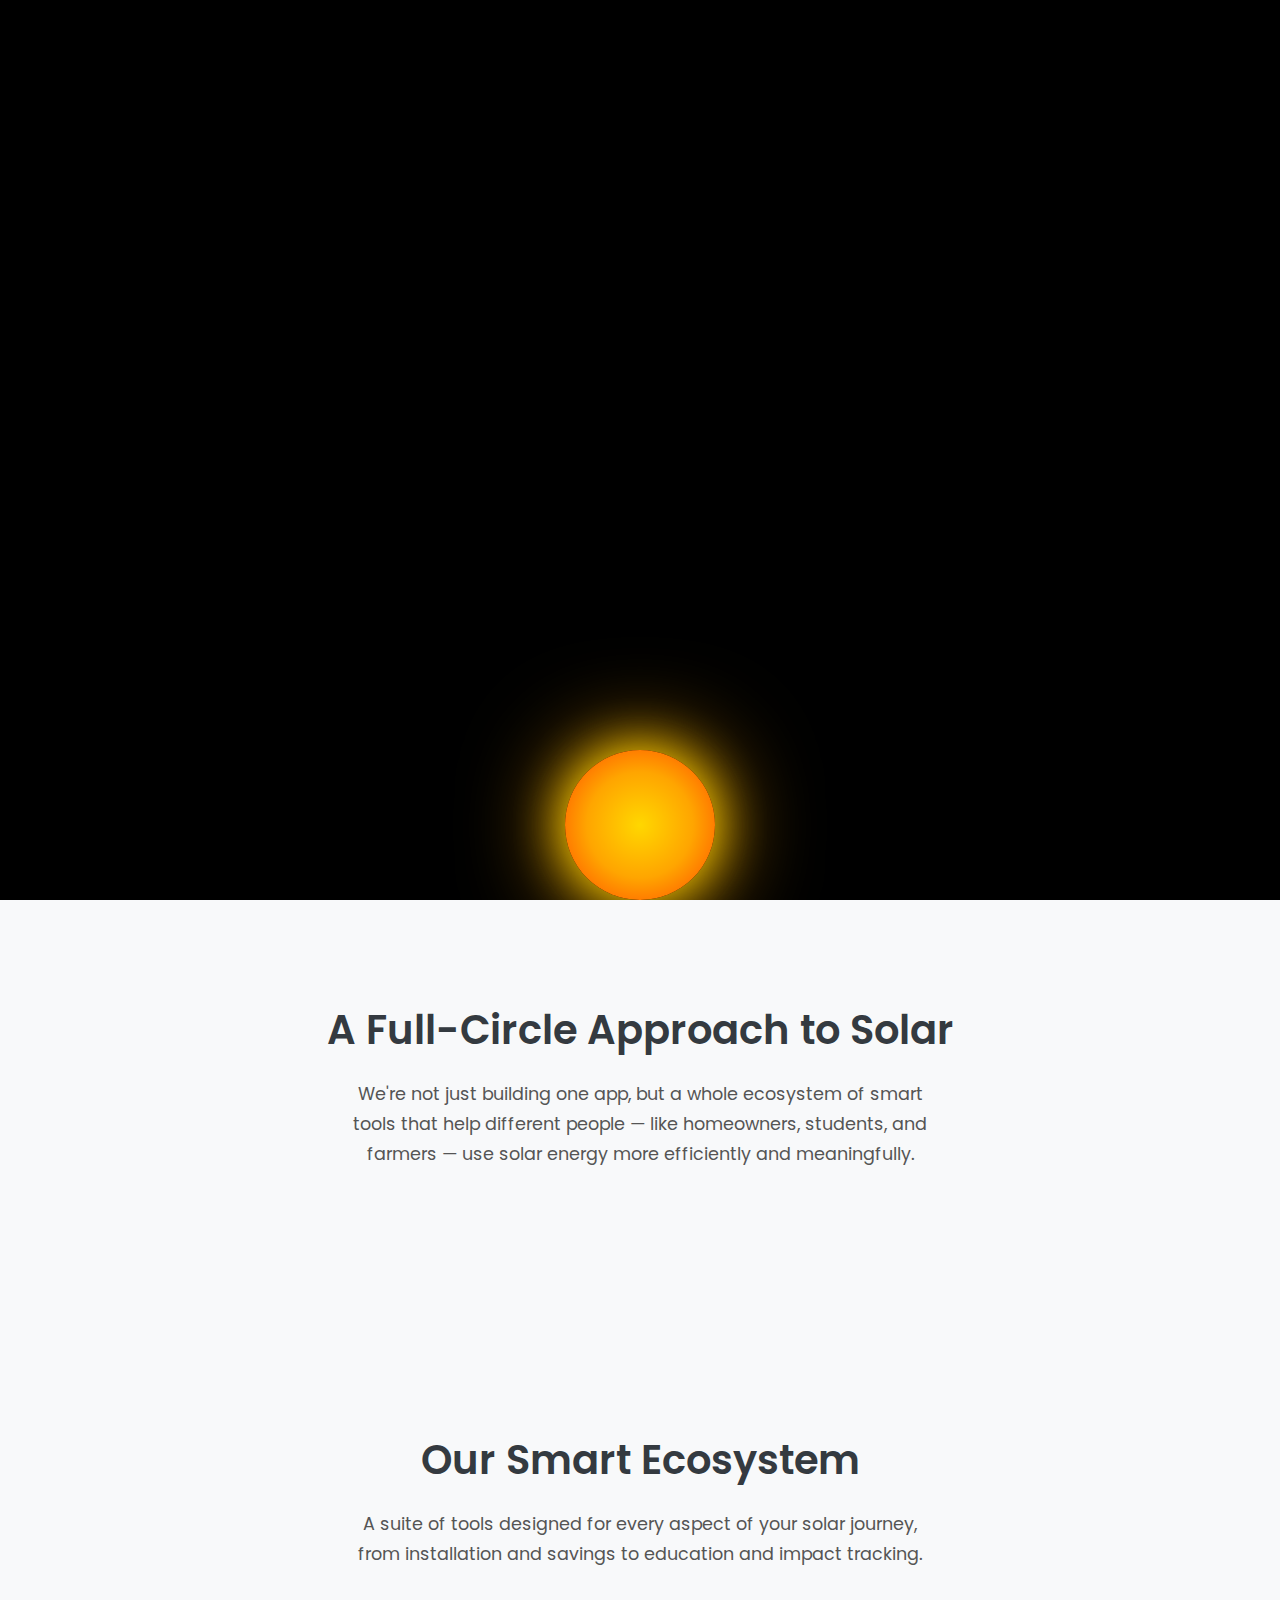
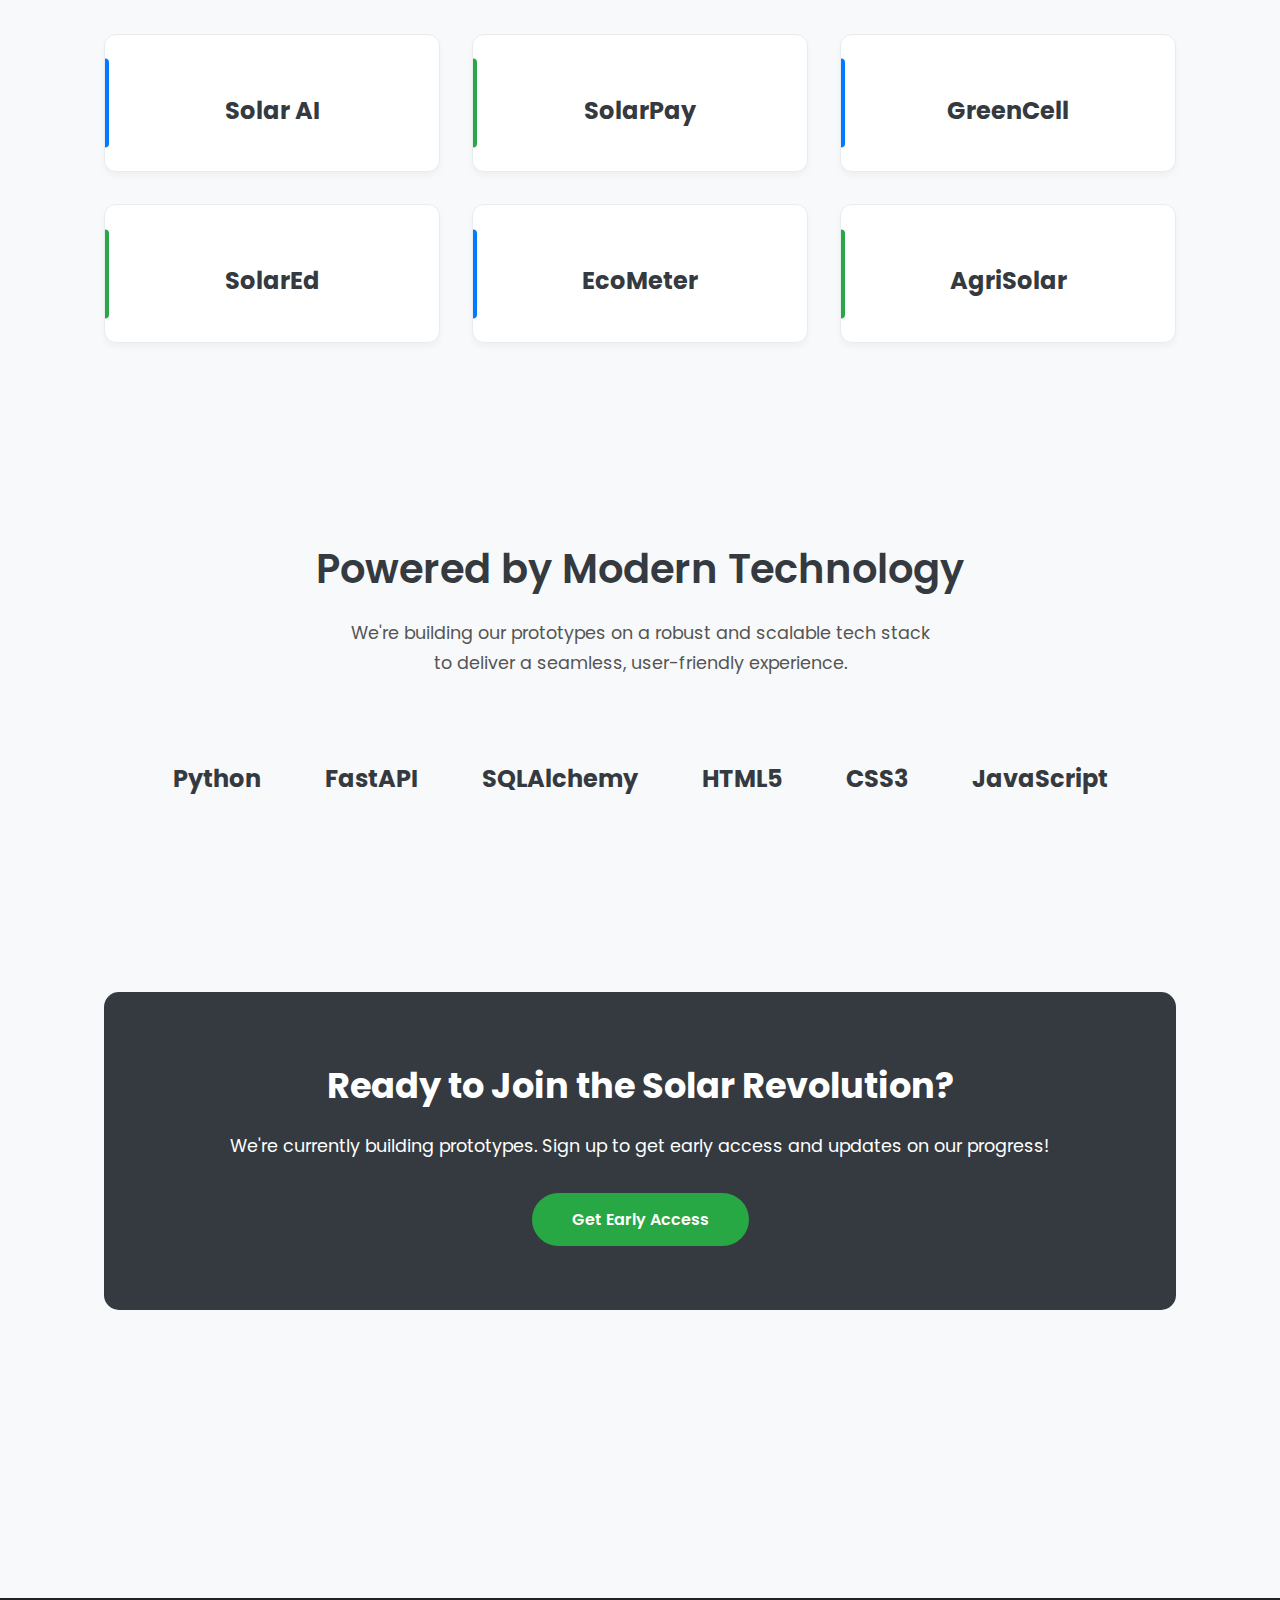
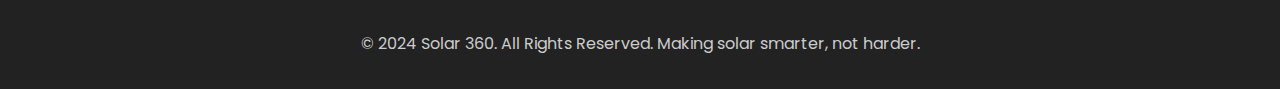
<file: Website/Frontend/index.html>
<!DOCTYPE html>
<html lang="en">
<head>
    <meta charset="UTF-8">
    <meta name="viewport" content="width=device-width, initial-scale=1.0">
    <title>Solar 360 - Smarter, Sustainable Energy</title>
    
    <!-- External Libraries & Fonts -->
    <link rel="stylesheet" href="https://cdnjs.cloudflare.com/ajax/libs/font-awesome/6.5.1/css/all.min.css" integrity="sha512-DTOQO9RWCH3ppGqcWaEA1BIZOC6xxalwEsw9c2QQeAIftl+Vegovlnee1c9QX4TctnWMn13TZye+giMm8e2LwA==" crossorigin="anonymous" referrerpolicy="no-referrer" />
    <link rel="preconnect" href="https://fonts.googleapis.com">
    <link rel="preconnect" href="https://fonts.gstatic.com" crossorigin>
    <link href="https://fonts.googleapis.com/css2?family=Poppins:wght@300;400;600;700&display=swap" rel="stylesheet">

    <!-- Link to your CSS file -->
    <link rel="stylesheet" href="Style.css">
</head>
<body>

    <!-- Preloader -->
    <div class="preloader">
        <div class="sun"></div>
    </div>

    <!-- Sign In / Sign Up Modal -->
    <div class="auth-modal-overlay" id="auth-modal-overlay">
        <div class="auth-modal">
            <button class="close-modal" id="close-modal-btn">×</button>
            <div class="auth-tabs">
                <button id="show-signin-tab" class="active">Sign In</button>
                <button id="show-signup-tab">Sign Up</button>
            </div>

            <!-- Sign In Form -->
            <form class="auth-form active" id="signin-form">
                <h2>Welcome Back!</h2>
                <div class="form-group">
                    <label for="signin-email">Email</label>
                    <input type="email" id="signin-email" name="username" placeholder="you@example.com" required>
                </div>
                <div class="form-group">
                    <label for="signin-password">Password</label>
                    <input type="password" id="signin-password" name="password" placeholder="••••••••" required>
                </div>
                <button type="submit" class="btn">Sign In</button>
                <div class="form-switch-link">
                    <p>Don't have an account? <a href="#" id="switch-to-signup-link">Sign Up</a></p>
                </div>
                <div class="auth-message" id="signin-message" style="color: red; text-align: center; margin-top: 10px;"></div>
            </form>

            <!-- Sign Up Form -->
            <form class="auth-form" id="signup-form">
                <h2>Create an Account</h2>
                <div class="form-group">
                    <label for="signup-fullname">Full Name</label>
                    <input type="text" id="signup-fullname" name="full_name" placeholder="Your Name" required>
                </div>
                <div class="form-group">
                    <label for="signup-email">Email</label>
                    <input type="email" id="signup-email" name="email" placeholder="you@example.com" required>
                </div>
                <div class="form-group">
                    <label for="signup-password">Password</label>
                    <input type="password" id="signup-password" name="password" placeholder="Create a strong password" required>
                </div>
                <button type="submit" class="btn">Sign Up</button>
                <div class="form-switch-link">
                    <p>Already have an account? <a href="#" id="switch-to-signin-link-2">Sign In</a></p>
                </div>
                <div class="auth-message" id="signup-message" style="color: green; text-align: center; margin-top: 10px;"></div>
            </form>
        </div>
    </div>

    <!-- Chatbot -->
    <div class="chatbot-fab" id="chatbot-fab" title="Chat with SuryaMitra">
        <i class="fas fa-comment-dots"></i>
    </div>
    <div class="chatbot-popup" id="chatbot-popup">
        <div class="chatbot-header">
            <h3>SuryaMitra Bot</h3>
            <button class="close-chatbot" id="close-chatbot-btn">×</button>
        </div>
        <div class="chatbot-body" id="chatbot-body">
            <div class="chat-message bot-message">
                Hello! I'm SuryaMitra, your solar assistant. How can I help you today? You can ask me about 'Solar AI', 'pricing', or 'subsidies'.
            </div>
        </div>
        <div class="chatbot-footer">
            <input type="text" id="chatbot-input" placeholder="Type a message...">
            <button id="chatbot-send"><i class="fas fa-paper-plane"></i></button>
        </div>
    </div>

    <header>
        <nav class="navbar">
            <a href="index.html" class="logo">SOLAR<span>360</span></a>
            <div class="nav-menu">
                <ul class="nav-links">
                    <li><a href="#about">Our Vision</a></li>
                    <li><a href="#products">Ecosystem</a></li>
                    <li><a href="#tech">Technology</a></li>
                </ul>
                <div class="nav-controls">
                    <button class="theme-switcher" id="theme-switcher" title="Toggle Dark Mode">
                        <i class="fas fa-moon"></i>
                    </button>
                    <!-- Auth Buttons - Toggled by JS -->
                    <div class="nav-auth" id="nav-auth-buttons">
                        <button class="btn btn-outline" id="signin-btn">Sign In</button>
                        <button class="btn" id="signup-btn">Sign Up</button>
                    </div>
                    <!-- User Info / Logout Button - Toggled by JS -->
                    <div class="nav-user-info" id="nav-user-info" style="display: none;">
                        <span id="user-display-name"></span>
                        <button class="btn btn-outline" id="logout-btn">Logout</button>
                    </div>
                </div>
            </div>
        </nav>
    </header>

    <main>
        <!-- Hero Section -->
        <section class="hero" id="home">
            <div class="container">
                <h1>Smarter Energy, Not Harder.</h1>
                <p>A complete solution that helps people live more sustainably and makes solar energy intelligent and accessible for everyone.</p>
                <a href="#products" class="btn">Explore The Ecosystem</a>
            </div>
        </section>

        <!-- About Section -->
        <section id="about">
            <div class="container">
                <h2 class="section-title">A Full-Circle Approach to Solar</h2>
                <p class="section-subtitle">We're not just building one app, but a whole ecosystem of smart tools that help different people — like homeowners, students, and farmers — use solar energy more efficiently and meaningfully.</p>
                <div class="features-grid">
            </div>
        <section>

        <!-- Products Section -->
        <section id="products">
            <div class="container">
                <h2 class="section-title">Our Smart Ecosystem</h2>
                <p class="section-subtitle">A suite of tools designed for every aspect of your solar journey, from installation and savings to education and impact tracking.</p>
                <div class="products-grid">
                    <a href="solar_ai.html" class="product-card-link">
                        <div class="product-card"> <div class="icon"><i class="fas fa-brain"></i></div> <h3>Solar AI</h3> <p></p> </div>
                    </a>
                    <a href="solar_pay.html" class="product-card-link">
                        <div class="product-card"> <div class="icon"><i class="fas fa-calculator"></i></div> <h3>SolarPay</h3> <p></p> </div>
                    </a>
                    <a href="green_cell.html" class="product-card-link">
                        <div class="product-card"> <div class="icon"><i class="fas fa-car-battery"></i></div> <h3>GreenCell</h3> <p></p> </div>
                    </a>
                    <a href="solar_ed.html" class="product-card-link">
                        <div class="product-card"> <div class="icon"><i class="fas fa-graduation-cap"></i></div> <h3>SolarEd</h3> <p></p> </div>
                    </a>
                    <a href="eco_meter.html" class="product-card-link">
                        <div class="product-card"> <div class="icon"><i class="fas fa-leaf"></i></div> <h3>EcoMeter</h3> <p></p> </div>
                    </a>
                    <a href="agri_solar.html" class="product-card-link">
                        <div class="product-card"> <div class="icon"><i class="fas fa-tractor"></i></div> <h3>AgriSolar</h3> <p></p> </div>
                    </a>
                </div>
            </div>
        </section>
        
        <!-- Technology Section -->
        <section id="tech">
            <div class="container">
                <h2 class="section-title">Powered by Modern Technology</h2>
                <p class="section-subtitle">We're building our prototypes on a robust and scalable tech stack to deliver a seamless, user-friendly experience.</p>
                <div class="tech-stack"> 
                    <div class="tech-item"> <div class="icon"><i class="fab fa-python"></i></div> <h3>Python</h3> </div> 
                    <div class="tech-item"> <div class="icon"><i class="fas fa-bolt"></i></div> <h3>FastAPI</h3> </div> 
                    <div class="tech-item"> <div class="icon"><i class="fas fa-database"></i></div> <h3>SQLAlchemy</h3> </div> 
                    <div class="tech-item"> <div class="icon"><i class="fab fa-html5"></i></div> <h3>HTML5</h3> </div> 
                    <div class="tech-item"> <div class="icon"><i class="fab fa-css3-alt"></i></div> <h3>CSS3</h3> </div> 
                    <div class="tech-item"> <div class="icon"><i class="fab fa-js-square"></i></div> <h3>JavaScript</h3> </div> 
                </div>
            </div>
        </section>

        <!-- Call to Action Section -->
        <section id="contact">
            <div class="container">
                <div class="cta">
                    <h2>Ready to Join the Solar Revolution?</h2>
                    <p>We're currently building prototypes. Sign up to get early access and updates on our progress!</p>
                    <a href="#" class="btn btn-secondary">Get Early Access</a>
                </div>
            </div>
        </section>

    </main>

    <footer class="footer">
        <div class="container">
            <p>© 2024 Solar 360. All Rights Reserved. Making solar smarter, not harder.</p>
        </div>
    </footer>
    
    <!-- Link to your JavaScript file -->
    <script src="Script.js"></script>

</body>

</html>
</file>
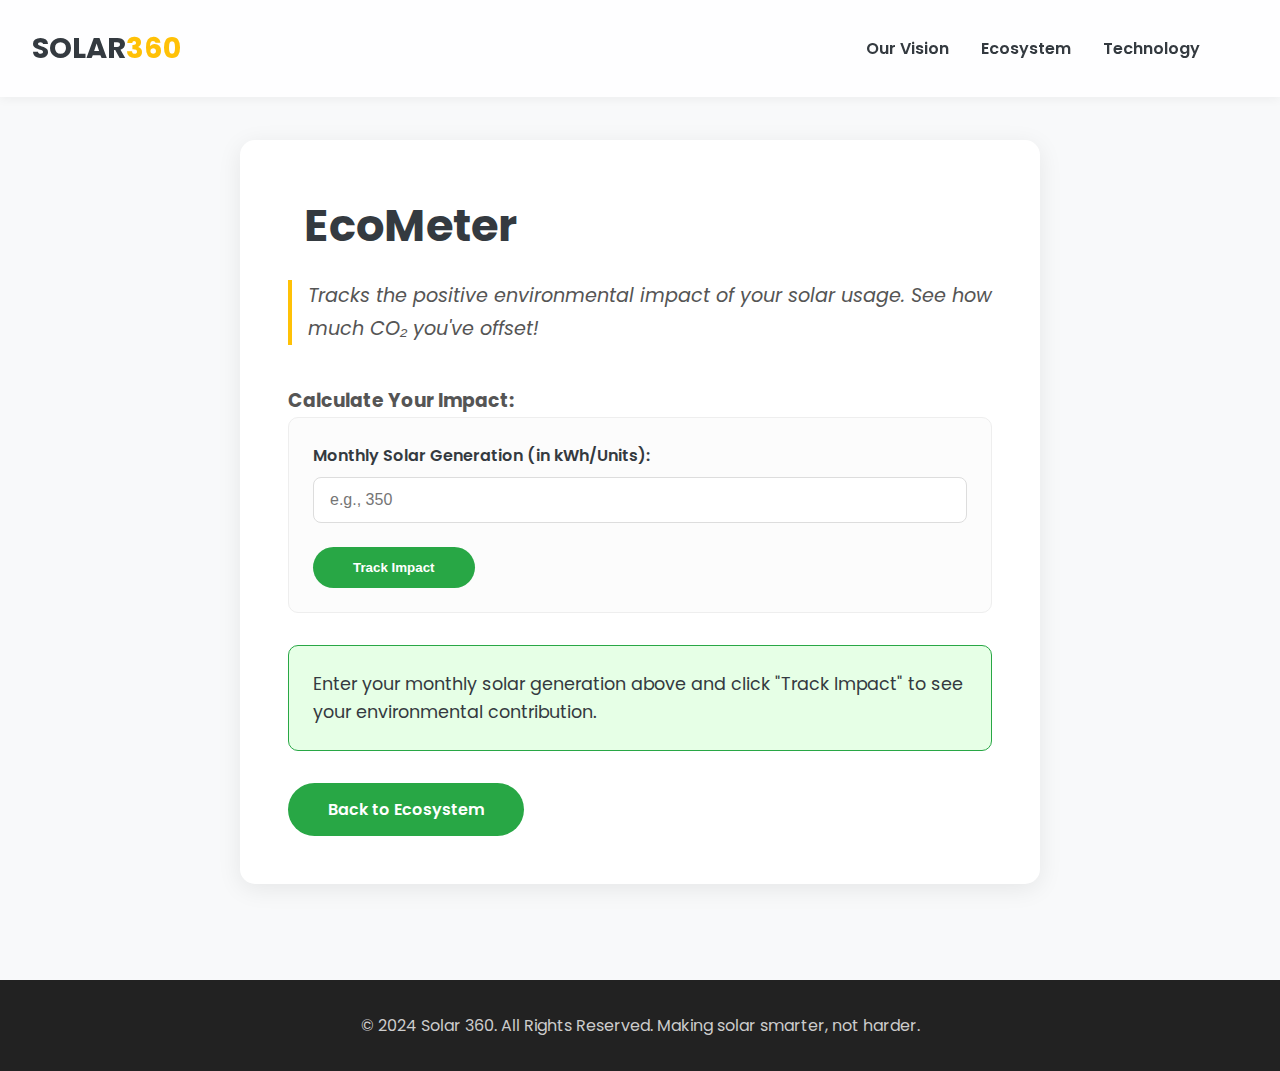
<file: Website/Frontend/eco_meter.html>
<!DOCTYPE html>
<html lang="en">
<head>
    <meta charset="UTF-8">
    <meta name="viewport" content="width=device-width, initial-scale=1.0">
    <title>EcoMeter - Solar 360</title>
    
    <link rel="stylesheet" href="https://cdnjs.cloudflare.com/ajax/libs/font-awesome/6.5.1/css/all.min.css" integrity="sha512-DTOQO9RWCH3ppGqcWaEA1BIZOC6xxalwEsw9c2QQeAIftl+Vegovlnee1c9QX4TctnWMn13TZye+giMm8e2LwA==" crossorigin="anonymous" referrerpolicy="no-referrer" />
    <link rel="preconnect" href="https://fonts.googleapis.com">
    <link rel="preconnect" href="https://fonts.gstatic.com" crossorigin>
    <link href="https://fonts.googleapis.com/css2?family=Poppins:wght@300;400;600;700&display=swap" rel="stylesheet">
    
    <!-- Link to your main CSS file -->
    <link rel="stylesheet" href="Style.css">
    
    <!-- Inline styles specific to this page (or move to style.css if preferred) -->
    <style>
        .tool-detail-section { padding-top: 140px; padding-bottom: 6rem; min-height: 80vh; }
        .tool-detail-content { background: var(--card-bg); padding: 3rem; border-radius: 15px; max-width: 800px; margin: 0 auto; box-shadow: 0 5px 25px rgba(0,0,0,0.08); }
        .tool-detail-content h1 { font-size: 2.8rem; color: var(--dark-color); margin-bottom: 1rem; display: flex; align-items: center; gap: 1rem; font-weight: 700; }
        /* Main icon color: EcoMeter is BLUE in the Ecosystem grid */
        .tool-detail-content h1 .icon { color: var(--primary-color); font-size: 2.5rem; } 
        .tool-detail-content .tool-subtitle { font-size: 1.2rem; color: var(--text-color); margin-bottom: 2.5rem; border-left: 4px solid var(--secondary-color); padding-left: 1rem; font-style: italic; }
        .tool-detail-content .features-list { list-style: none; padding-left: 0; }
        /* Checkmarks for blue-logo tools are GREEN */
        .tool-detail-content .features-list li i { color: var(--accent-color); margin-right: 1rem; margin-top: 6px; }
        .tool-detail-content .btn-back { margin-top: 2rem; }
        .dark-mode .tool-detail-content { box-shadow: none; border: 1px solid #333; }
    </style>
</head>
<body>

    <header>
        <nav class="navbar">
            <a href="index.html" class="logo">SOLAR<span>360</span></a>
            <div class="nav-menu">
                <ul class="nav-links">
                    <li><a href="index.html#about">Our Vision</a></li>
                    <li><a href="index.html#products">Ecosystem</a></li>
                    <li><a href="index.html#tech">Technology</a></li>
                </ul>
                <div class="nav-controls">
                    <button class="theme-switcher" id="theme-switcher" title="Toggle Dark Mode"><i class="fas fa-moon"></i></button>
                </div>
            </div>
        </nav>
    </header>

    <main>
        <section class="tool-detail-section">
            <div class="container">
                <div class="tool-detail-content">
                    <h1><div class="icon"><i class="fas fa-leaf"></i></div>EcoMeter</h1>
                    <p class="tool-subtitle">Tracks the positive environmental impact of your solar usage. See how much CO₂ you've offset!</p>
                    
                    <h3>Calculate Your Impact:</h3>
                    <!-- The interactive form with its unique ID -->
                    <form id="eco-meter-form" class="tool-form">
                        <div class="form-group">
                            <label for="kwh-generated">Monthly Solar Generation (in kWh/Units):</label>
                            <input type="number" id="kwh-generated" name="kwh-generated" placeholder="e.g., 350" required min="1">
                        </div>
                        <button type="submit" class="btn btn-secondary">Track Impact</button>
                    </form>

                    <!-- The container for results, with its unique ID -->
                    <div id="eco-meter-results" class="tool-results">
                        <p>Enter your monthly solar generation above and click "Track Impact" to see your environmental contribution.</p>
                    </div>

                    <!-- Button is SECONDARY (green), based on the new consistent rule -->
                    <a href="index.html#products" class="btn btn-secondary btn-back">Back to Ecosystem</a>
                </div>
            </div>
        </section>
    </main>

    <footer class="footer">
        <div class="container">
            <p>© 2024 Solar 360. All Rights Reserved. Making solar smarter, not harder.</p>
        </div>
    </footer>
    
    <script src="Script.js"></script>
</body>

</html>
</file>
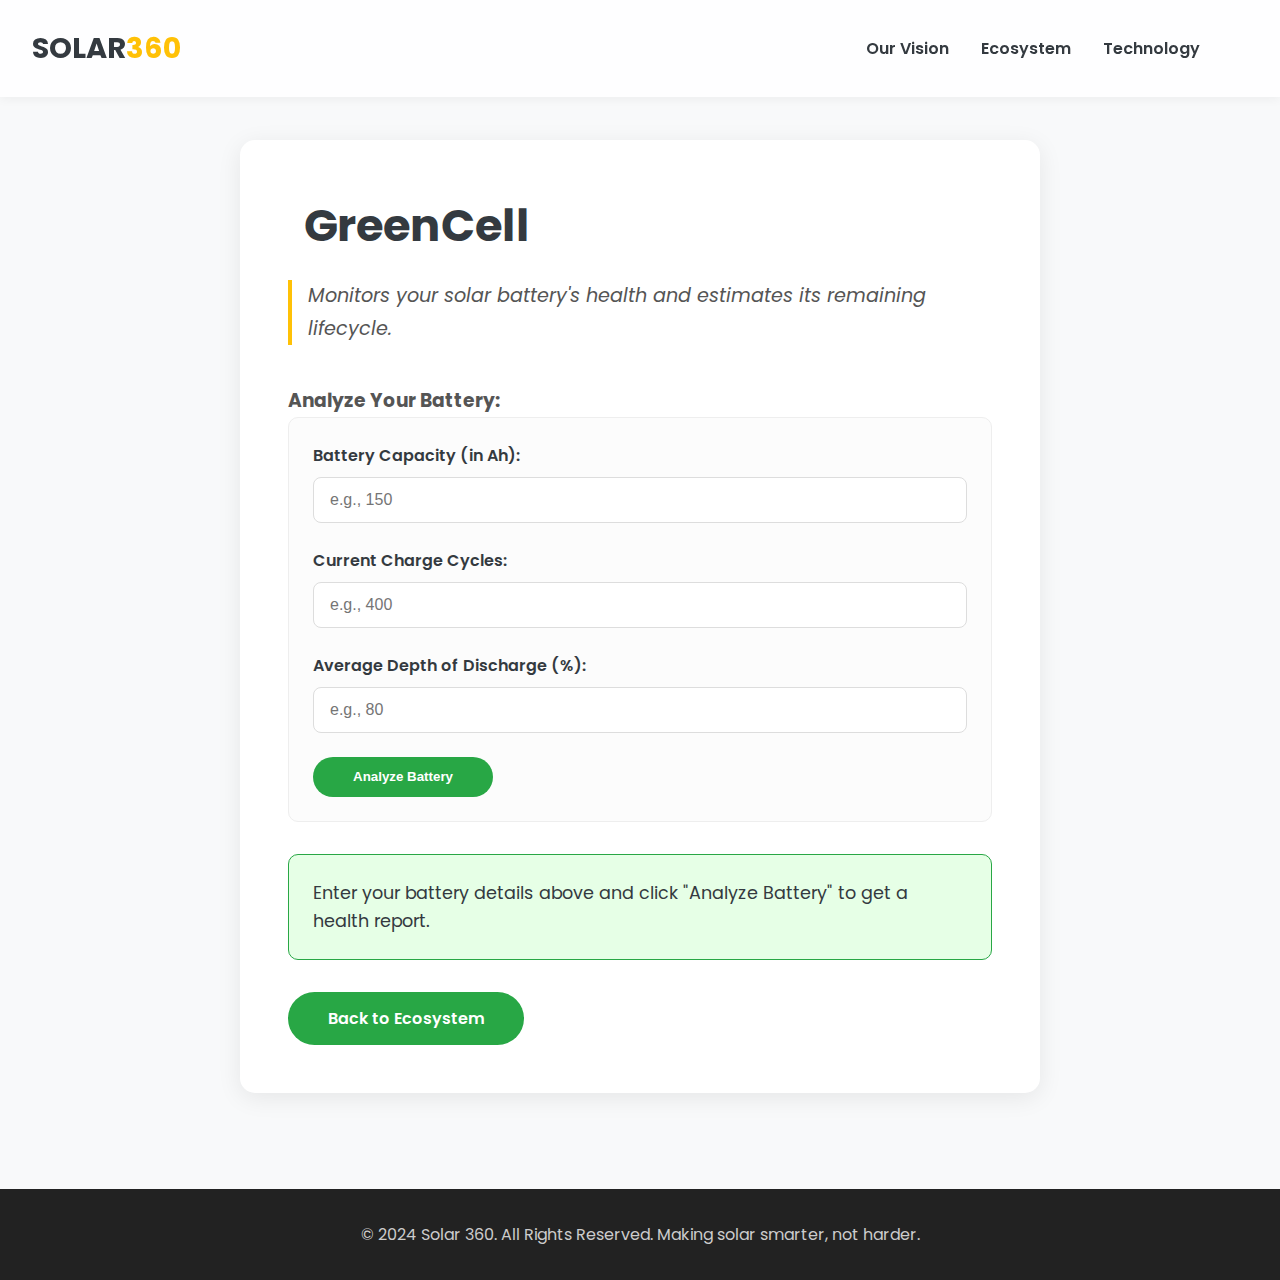
<file: Website/Frontend/green_cell.html>
<!DOCTYPE html>
<html lang="en">
<head>
    <meta charset="UTF-8">
    <meta name="viewport" content="width=device-width, initial-scale=1.0">
    <title>GreenCell - Solar 360</title>
    
    <link rel="stylesheet" href="https://cdnjs.cloudflare.com/ajax/libs/font-awesome/6.5.1/css/all.min.css" integrity="sha512-DTOQO9RWCH3ppGqcWaEA1BIZOC6xxalwEsw9c2QQeAIftl+Vegovlnee1c9QX4TctnWMn13TZye+giMm8e2LwA==" crossorigin="anonymous" referrerpolicy="no-referrer" />
    <link rel="preconnect" href="https://fonts.googleapis.com">
    <link rel="preconnect" href="https://fonts.gstatic.com" crossorigin>
    <link href="https://fonts.googleapis.com/css2?family=Poppins:wght@300;400;600;700&display=swap" rel="stylesheet">
    
    <!-- Link to your main CSS file -->
    <link rel="stylesheet" href="Style.css">
    
    <!-- Inline styles specific to this page (or move to style.css if preferred) -->
    <style>
        .tool-detail-section { padding-top: 140px; padding-bottom: 6rem; min-height: 80vh; }
        .tool-detail-content { background: var(--card-bg); padding: 3rem; border-radius: 15px; max-width: 800px; margin: 0 auto; box-shadow: 0 5px 25px rgba(0,0,0,0.08); }
        .tool-detail-content h1 { font-size: 2.8rem; color: var(--dark-color); margin-bottom: 1rem; display: flex; align-items: center; gap: 1rem; font-weight: 700; }
        /* Main icon is BLUE (primary) for GreenCell */
        .tool-detail-content h1 .icon { color: var(--primary-color); font-size: 2.5rem; } 
        .tool-detail-content .tool-subtitle { font-size: 1.2rem; color: var(--text-color); margin-bottom: 2.5rem; border-left: 4px solid var(--secondary-color); padding-left: 1rem; font-style: italic; }
        .tool-detail-content .features-list { list-style: none; padding-left: 0; }
        /* Checkmarks for blue-logo tools are GREEN */
        .tool-detail-content .features-list li i { color: var(--accent-color); margin-right: 1rem; margin-top: 6px; }
        .tool-detail-content .btn-back { margin-top: 2rem; }
        .dark-mode .tool-detail-content { box-shadow: none; border: 1px solid #333; }
    </style>
</head>
<body>

    <header>
        <nav class="navbar">
            <a href="index.html" class="logo">SOLAR<span>360</span></a>
            <div class="nav-menu">
                <ul class="nav-links">
                    <li><a href="index.html#about">Our Vision</a></li>
                    <li><a href="index.html#products">Ecosystem</a></li>
                    <li><a href="index.html#tech">Technology</a></li>
                </ul>
                <div class="nav-controls">
                    <button class="theme-switcher" id="theme-switcher" title="Toggle Dark Mode"><i class="fas fa-moon"></i></button>
                </div>
            </div>
        </nav>
    </header>

    <main>
        <section class="tool-detail-section">
            <div class="container">
                <div class="tool-detail-content">
                    <h1><div class="icon"><i class="fas fa-car-battery"></i></div>GreenCell</h1>
                    <p class="tool-subtitle">Monitors your solar battery's health and estimates its remaining lifecycle.</p>
                    
                    <h3>Analyze Your Battery:</h3>
                    <!-- The interactive form with its unique ID -->
                    <form id="green-cell-form" class="tool-form">
                        <div class="form-group">
                            <label for="capacity-ah">Battery Capacity (in Ah):</label>
                            <input type="number" id="capacity-ah" name="capacity-ah" placeholder="e.g., 150" required min="1">
                        </div>
                        <div class="form-group">
                            <label for="current-cycles">Current Charge Cycles:</label>
                            <input type="number" id="current-cycles" name="current-cycles" placeholder="e.g., 400" required min="0">
                        </div>
                        <div class="form-group">
                            <label for="avg-dod">Average Depth of Discharge (%):</label>
                            <input type="number" id="avg-dod" name="avg-dod" placeholder="e.g., 80" max="100" min="0" required>
                        </div>
                        <button type="submit" class="btn btn-secondary">Analyze Battery</button>
                    </form>

                    <!-- The container for results, with its unique ID -->
                    <div id="green-cell-results" class="tool-results">
                        <p>Enter your battery details above and click "Analyze Battery" to get a health report.</p>
                    </div>

                    <!-- Button is SECONDARY (green), based on the new consistent rule -->
                    <a href="index.html#products" class="btn btn-secondary btn-back">Back to Ecosystem</a>
                </div>
            </div>
        </section>
    </main>

    <footer class="footer">
        <div class="container">
            <p>© 2024 Solar 360. All Rights Reserved. Making solar smarter, not harder.</p>
        </div>
    </footer>
    
    <script src="Script.js?v=20240516_1"></script>
</body>

</html>
</file>
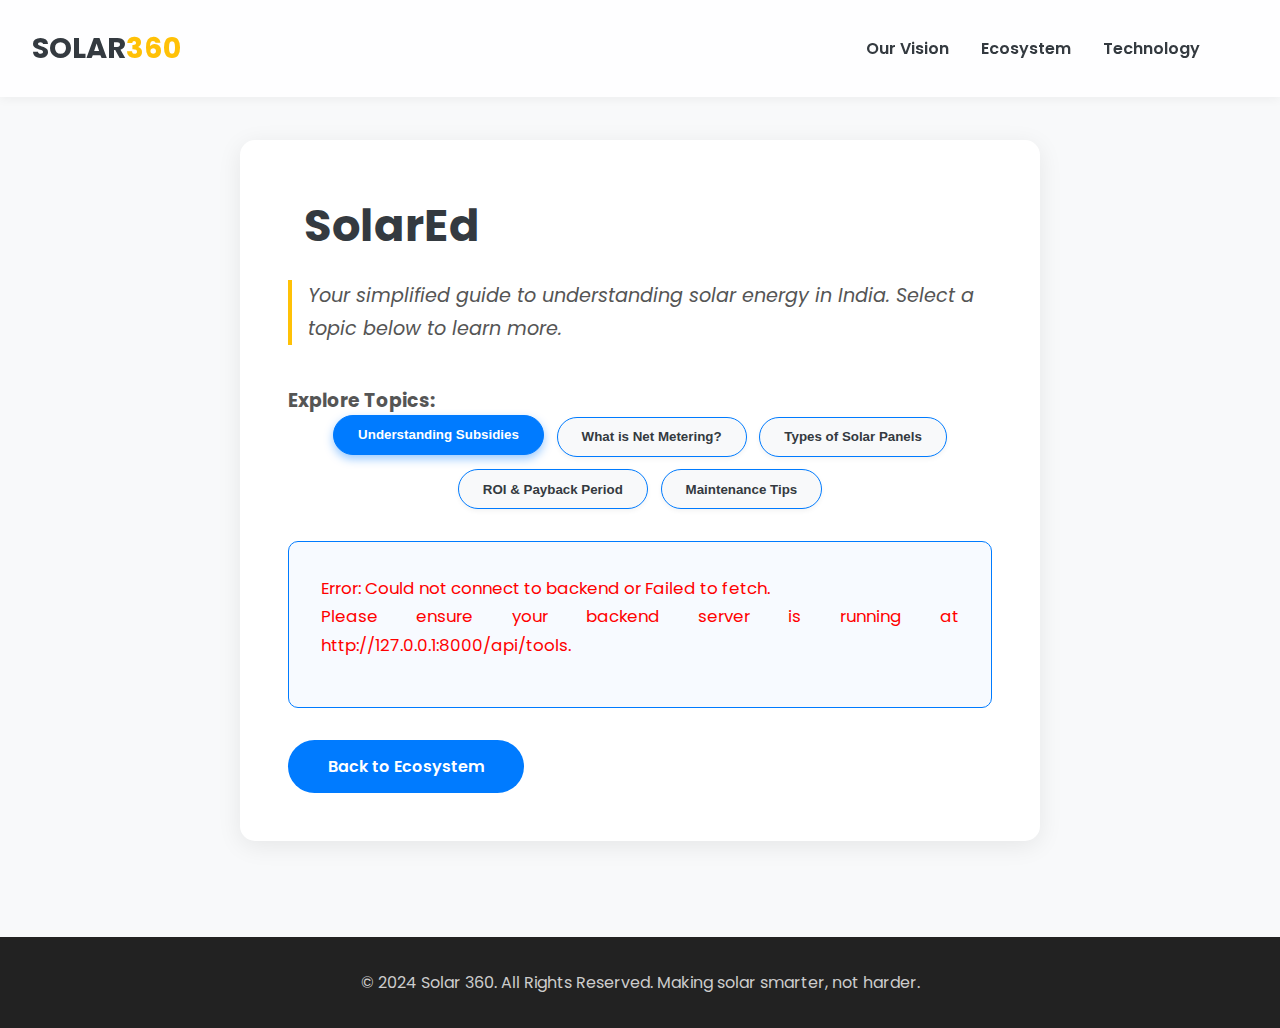
<file: Website/Frontend/solar_ed.html>
<!DOCTYPE html>
<html lang="en">
<head>
    <meta charset="UTF-8">
    <meta name="viewport" content="width=device-width, initial-scale=1.0">
    <title>SolarEd - Solar 360</title>
    
    <link rel="stylesheet" href="https://cdnjs.cloudflare.com/ajax/libs/font-awesome/6.5.1/css/all.min.css" integrity="sha512-DTOQO9RWCH3ppGqcWaEA1BIZOC6xxalwEsw9c2QQeAIftl+Vegovlnee1c9QX4TctnWMn13TZye+giMm8e2LwA==" crossorigin="anonymous" referrerpolicy="no-referrer" />
    <link rel="preconnect" href="https://fonts.googleapis.com">
    <link rel="preconnect" href="https://fonts.gstatic.com" crossorigin>
    <link href="https://fonts.googleapis.com/css2?family=Poppins:wght@300;400;600;700&display=swap" rel="stylesheet">
    
    <!-- Link to your main CSS file -->
    <link rel="stylesheet" href="Style.css">
    
    <!-- Inline styles specific to this page (or move to style.css if preferred) -->
    <style>
        .tool-detail-section { padding-top: 140px; padding-bottom: 6rem; min-height: 80vh; }
        .tool-detail-content { background: var(--card-bg); padding: 3rem; border-radius: 15px; max-width: 800px; margin: 0 auto; box-shadow: 0 5px 25px rgba(0,0,0,0.08); }
        .tool-detail-content h1 { font-size: 2.8rem; color: var(--dark-color); margin-bottom: 1rem; display: flex; align-items: center; gap: 1rem; font-weight: 700; }
        /* Main icon color: SolarEd is GREEN in the Ecosystem grid */
        .tool-detail-content h1 .icon { color: var(--accent-color); font-size: 2.5rem; } 
        .tool-detail-content .tool-subtitle { font-size: 1.2rem; color: var(--text-color); margin-bottom: 2.5rem; border-left: 4px solid var(--secondary-color); padding-left: 1rem; font-style: italic; }
        .tool-detail-content .features-list { list-style: none; padding-left: 0; }
        .tool-detail-content .features-list li { margin-bottom: 1.2rem; display: flex; align-items: flex-start; font-size: 1.05rem; }
        /* Checkmarks are BLUE (primary) */
        .tool-detail-content .features-list li i { color: var(--primary-color); margin-right: 1rem; margin-top: 6px; }
        .tool-detail-content .btn-back { margin-top: 2rem; }
        .dark-mode .tool-detail-content { box-shadow: none; border: 1px solid #333; }

        /* SolarEd specific styles (from original request/hints) */
        .topic-selector {
            display: flex;
            flex-wrap: wrap;
            gap: 0.8rem;
            margin-bottom: 2rem;
            justify-content: center; /* Center buttons */
        }
        .topic-btn {
            background-color: var(--light-color); /* Lighter background for buttons */
            color: var(--dark-color);
            border: 1px solid var(--primary-color); /* Buttons are BLUE themed */
            padding: 0.7rem 1.5rem;
            border-radius: 25px;
            cursor: pointer;
            font-weight: 600;
            transition: all 0.3s ease;
            box-shadow: 0 2px 5px rgba(0,0,0,0.05);
        }
        .topic-btn:hover {
            background-color: var(--primary-color);
            color: white;
            box-shadow: 0 4px 10px rgba(0, 123, 255, 0.3);
        }
        .topic-btn.active {
            background-color: var(--primary-color);
            color: white;
            box-shadow: 0 4px 10px rgba(0, 123, 255, 0.4);
            transform: translateY(-2px);
        }
        .solar-ed-content {
            margin-top: 2rem;
            padding: 2rem;
            background-color: #f7faff; /* Very light blue background */
            border: 1px solid var(--primary-color); /* Blue border */
            border-radius: 10px;
            color: var(--text-color);
            font-size: 1.05rem;
            line-height: 1.7;
            min-height: 150px; /* Ensure space for content */
            display: flex;
            flex-direction: column;
            justify-content: center; /* Vertically center initial text */
            align-items: center; /* Horizontally center initial text */
            text-align: center;
        }
        .solar-ed-content h3 {
            font-size: 1.8rem;
            color: var(--primary-color); /* Blue for headings */
            margin-bottom: 1rem;
            text-align: center;
        }
        .solar-ed-content p {
            margin-bottom: 1rem;
            text-align: justify; /* Justify text for better readability */
        }
        .solar-ed-content a {
            color: var(--primary-color); /* Blue for links */
            text-decoration: none;
            font-weight: 600;
            margin-top: 1rem;
        }
        .solar-ed-content a:hover {
            text-decoration: underline;
        }

        /* Dark mode for SolarEd */
        .dark-mode .topic-btn {
            background-color: #333;
            color: var(--dark-color);
            border-color: #555;
            box-shadow: none;
        }
        .dark-mode .topic-btn:hover,
        .dark-mode .topic-btn.active {
            background-color: var(--primary-color);
            color: var(--dark-color);
            border-color: var(--primary-color);
            box-shadow: 0 4px 10px rgba(0, 123, 255, 0.2);
        }
        .dark-mode .solar-ed-content {
            background-color: #2a2a3a;
            border-color: var(--primary-color);
            color: var(--text-color);
        }
        .dark-mode .solar-ed-content h3 {
            color: var(--primary-color);
        }
        .dark-mode .solar-ed-content a {
            color: var(--primary-color);
        }
    </style>
</head>
<body>

    <header>
        <nav class="navbar">
            <a href="index.html" class="logo">SOLAR<span>360</span></a>
            <div class="nav-menu">
                <ul class="nav-links">
                    <li><a href="index.html#about">Our Vision</a></li>
                    <li><a href="index.html#products">Ecosystem</a></li>
                    <li><a href="index.html#tech">Technology</a></li>
                </ul>
                <div class="nav-controls">
                    <button class="theme-switcher" id="theme-switcher" title="Toggle Dark Mode"><i class="fas fa-moon"></i></button>
                </div>
            </div>
        </nav>
    </header>

    <main>
        <section class="tool-detail-section">
            <div class="container">
                <div class="tool-detail-content" id="solar-ed-tool">
                    <h1><div class="icon"><i class="fas fa-graduation-cap"></i></div>SolarEd</h1>
                    <p class="tool-subtitle">Your simplified guide to understanding solar energy in India. Select a topic below to learn more.</p>
                    
                    <h3>Explore Topics:</h3>
                    <!-- The topic selector with buttons that script.js will find -->
                    <div class="topic-selector">
                        <button class="topic-btn" data-topic="subsidies">Understanding Subsidies</button>
                        <button class="topic-btn" data-topic="net_metering">What is Net Metering?</button>
                        <button class="topic-btn" data-topic="panel_types">Types of Solar Panels</button>
                        <button class="topic-btn" data-topic="roi_payback">ROI & Payback Period</button>
                        <button class="topic-btn" data-topic="maintenance_tips">Maintenance Tips</button>
                    </div>

                    <!-- The container for content, with its unique ID -->
                    <div id="solar-ed-content" class="solar-ed-content">
                        <p>Please select a topic to get started.</p>
                    </div>

                    <!-- Button is PRIMARY (blue), based on the new consistent rule -->
                    <a href="index.html#products" class="btn btn-primary btn-back">Back to Ecosystem</a>
                </div>
            </div>
        </section>
    </main>

    <footer class="footer">
        <div class="container">
            <p>© 2024 Solar 360. All Rights Reserved. Making solar smarter, not harder.</p>
        </div>
    </footer>
    
    <script src="Script.js"></script>
</body>

</html>
</file>
<file: Website/Frontend/Style.css>
/* CSS Reset and Variables */
:root {
    --primary-color: #007BFF; /* A vibrant blue for tech */
    --secondary-color: #FFC107; /* A warm yellow for solar */
    --accent-color: #28A745; /* A green for sustainability */
    --dark-color: #343A40;
    --light-color: #F8F9FA;
    --text-color: #555;
    --font-family: 'Poppins', sans-serif;
    --card-bg: #FFFFFF;
}

* {
    margin: 0;
    padding: 0;
    box-sizing: border-box;
}

html {
    scroll-behavior: smooth;
}

body {
    font-family: var(--font-family);
    background-color: var(--light-color);
    color: var(--text-color);
    line-height: 1.7;
    transition: background-color 0.3s ease, color 0.3s ease;
}

/* --- PRELOADER (No changes) --- */
.preloader { position: fixed; top: 0; left: 0; width: 100%; height: 100%; background-color: #000; display: flex; justify-content: center; align-items: flex-end; z-index: 10001; overflow: hidden; animation: fadeOutBackground 1s ease-out 3.5s forwards; }
.preloader .sun { width: 150px; height: 150px; background: radial-gradient(circle, #FFD700, #FFA500, #FF4500); border-radius: 50%; box-shadow: 0 0 50px #FFD700, 0 0 100px #FFA500; position: relative; animation: sunrise 3s ease-in-out forwards; }
@keyframes sunrise { 0% { transform: translateY(100%); opacity: 0.8; } 50% { opacity: 1; } 100% { transform: translateY(-150%); opacity: 1; } }
@keyframes fadeOutBackground { to { opacity: 0; visibility: hidden; } }

/* General Styling */
.container { max-width: 1200px; margin: auto; padding: 0 2rem; }
section { padding: 6rem 0; }
.section-title { text-align: center; font-size: 2.5rem; color: var(--dark-color); margin-bottom: 1rem; font-weight: 600; }
.section-subtitle { text-align: center; font-size: 1.1rem; max-width: 600px; margin: 0 auto 4rem auto; }
.btn { display: inline-block; padding: 0.8rem 2.5rem; border-radius: 50px; text-decoration: none; background: var(--primary-color); color: white; font-weight: 600; transition: all 0.3s ease; border: none; cursor: pointer; }
.btn:hover { transform: translateY(-3px); box-shadow: 0 4px 15px rgba(0, 123, 255, 0.4); }
.btn-secondary { background: var(--accent-color); }
.btn-secondary:hover { box-shadow: 0 4px 15px rgba(40, 167, 69, 0.4); }

/* Header & Navigation */
.navbar { display: flex; justify-content: space-between; align-items: center; padding: 1.5rem 2rem; position: fixed; width: 100%; top: 0; z-index: 1000; background: rgba(255, 255, 255, 0.85); backdrop-filter: blur(10px); box-shadow: 0 2px 10px rgba(0,0,0,0.05); transition: all 0.3s ease; }
.navbar .logo { font-weight: 700; font-size: 1.8rem; color: var(--dark-color); text-decoration: none; }
.navbar .logo span { color: var(--secondary-color); }
.nav-menu { display: flex; align-items: center; gap: 2rem; }
.nav-menu .nav-links { list-style: none; display: flex; gap: 2rem; }
.nav-menu .nav-links a { text-decoration: none; color: var(--dark-color); font-weight: 600; transition: color 0.3s ease; }
.nav-menu .nav-links a:hover { color: var(--primary-color); }
.nav-controls { display: flex; align-items: center; gap: 1rem; }
.nav-auth { display: flex; gap: 1rem; }
.nav-auth .btn { padding: 0.5rem 1.5rem; }
.nav-auth .btn-outline { background: transparent; border: 2px solid var(--primary-color); color: var(--primary-color); }
.nav-auth .btn-outline:hover { background: var(--primary-color); color: white; }

/* Modal and Chatbot (No significant changes) */
.auth-modal-overlay { position: fixed; top: 0; left: 0; width: 100%; height: 100%; background: rgba(0,0,0,0.6); z-index: 10000; display: none; justify-content: center; align-items: center; opacity: 0; transition: opacity 0.3s ease; }
.auth-modal-overlay.show { display: flex; opacity: 1; }
.auth-modal { background: var(--card-bg); padding: 2rem; border-radius: 15px; width: 90%; max-width: 400px; position: relative; transform: scale(0.95); transition: transform 0.3s ease; }
.auth-modal-overlay.show .auth-modal { transform: scale(1); }
.auth-modal .close-modal { position: absolute; top: 1rem; right: 1rem; background: none; border: none; font-size: 1.5rem; cursor: pointer; color: var(--text-color); }
.auth-tabs { display: flex; border-bottom: 1px solid #ddd; margin-bottom: 1.5rem; }
.auth-tabs button { flex: 1; padding: 1rem; background: none; border: none; font-size: 1rem; font-weight: 600; cursor: pointer; color: var(--text-color); border-bottom: 3px solid transparent; }
.auth-tabs button.active { color: var(--primary-color); border-bottom-color: var(--primary-color); }
.auth-form { display: none; flex-direction: column; gap: 1rem; }
.auth-form.active { display: flex; }
.form-group { display: flex; flex-direction: column; }
.form-group label { margin-bottom: 0.5rem; font-weight: 600; }
.form-group input { padding: 0.8rem; border: 1px solid #ccc; border-radius: 5px; font-size: 1rem; }
.auth-form .btn { margin-top: 1rem; }
.form-switch-link { text-align: center; margin-top: 1rem; }
.form-switch-link a { color: var(--primary-color); text-decoration: none; font-weight: 600; }
.chatbot-fab { position: fixed; bottom: 2rem; right: 2rem; width: 60px; height: 60px; background-color: var(--primary-color); color: white; border-radius: 50%; display: flex; justify-content: center; align-items: center; font-size: 1.8rem; cursor: pointer; box-shadow: 0 4px 20px rgba(0,123,255,0.4); z-index: 999; transition: transform 0.3s ease; }
.chatbot-fab:hover { transform: scale(1.1); }
.chatbot-popup { position: fixed; bottom: 6.5rem; right: 2rem; width: 90%; max-width: 350px; height: 70vh; max-height: 500px; background: var(--card-bg); border-radius: 15px; box-shadow: 0 5px 25px rgba(0,0,0,0.15); display: flex; flex-direction: column; z-index: 998; transform: scale(0.95) translateY(10px); opacity: 0; visibility: hidden; transition: all 0.3s ease-out; }
.chatbot-popup.show { transform: scale(1) translateY(0); opacity: 1; visibility: visible; }
.chatbot-header { padding: 1rem; background: var(--primary-color); color: white; border-top-left-radius: 15px; border-top-right-radius: 15px; display: flex; justify-content: space-between; align-items: center; }
.chatbot-header h3 { margin: 0; font-size: 1.2rem; }
.chatbot-header .close-chatbot { background: none; border: none; color: white; font-size: 1.2rem; cursor: pointer; }
.chatbot-body { flex-grow: 1; padding: 1rem; overflow-y: auto; display: flex; flex-direction: column; gap: 0.75rem; background-color: #f4f4f4; }
.chat-message { padding: 0.6rem 1rem; border-radius: 18px; max-width: 80%; line-height: 1.4; }
.bot-message { background: #e5e5ea; color: #000; align-self: flex-start; border-bottom-left-radius: 4px; }
.user-message { background: var(--primary-color); color: #fff; align-self: flex-end; border-bottom-right-radius: 4px; }
.chatbot-footer { display: flex; padding: 0.75rem; border-top: 1px solid #e0e0e0; }
#chatbot-input { flex-grow: 1; border: 1px solid #ccc; border-radius: 20px; padding: 0.6rem 1rem; font-size: 1rem; outline: none; }
#chatbot-send { background: none; border: none; font-size: 1.5rem; color: var(--primary-color); cursor: pointer; margin-left: 0.5rem; padding: 0.5rem; }

/* Hero Section */
.hero { background-image: linear-gradient(rgba(0,0,0,0.5), rgba(0,0,0,0.5)), url('https://images.unsplash.com/photo-1509391366360-2e959784a276?q=80&w=2070&auto=format&fit=crop'); background-size: cover; background-position: center; height: 100vh; display: flex; flex-direction: column; justify-content: center; align-items: center; text-align: center; color: white; padding-top: 80px; }
.hero h1 { font-size: 3.5rem; font-weight: 700; margin-bottom: 1rem; text-shadow: 0 2px 10px rgba(0,0,0,0.5);}
.hero p { font-size: 1.25rem; max-width: 700px; margin-bottom: 2.5rem; text-shadow: 0 1px 5px rgba(0,0,0,0.5); }

/* Products Section */
#products {
    background-color: var(--light-color); /* Light background in light mode */
}
.products-grid {
    display: grid;
    grid-template-columns: repeat(auto-fit, minmax(300px, 1fr));
    gap: 2rem;
}
.product-card-link {
    text-decoration: none;
    color: inherit;
    display: block;
}
.product-card {
    background: var(--card-bg);
    padding: 2.5rem 2rem;
    border-radius: 12px;
    transition: all 0.3s ease;
    text-align: center;
    border: 1px solid #e9ecef;
    box-shadow: 0 4px 6px rgba(0,0,0,0.04);
    
    position: relative; /* Needed for ::before positioning */
    overflow: hidden; /* Ensures the border-radius cuts off the ::before if it extends */
}
.product-card:hover {
    transform: translateY(-8px);
    box-shadow: 0 12px 25px rgba(0,0,0,0.08);
}
.product-card .icon {
    font-size: 2.5rem;
    color: var(--primary-color);
    margin-bottom: 1rem;
}
.product-card h3 {
    font-size: 1.5rem;
    color: var(--dark-color);
    margin-top: 0.5rem;
}
.product-card p:empty {
    display: none;
}
/* Product card icons in Ecosystem grid: odd are blue, even are green */
.product-card-link:nth-child(even) .product-card .icon {
    color: var(--accent-color);
}

/* Styling for the side line (only in light mode) */
.product-card::before {
    content: '';
    position: absolute;
    left: 0;
    top: 50%;
    transform: translateY(-50%);
    width: 4px; /* Thickness of the line */
    height: 65%; /* Height of the line relative to card height */
    border-radius: 0 4px 4px 0; /* Rounded right edge */
    transition: background-color 0.3s ease; /* Smooth color transition on theme change */
}

/* Coloring the side lines based on nth-child for LIGHT MODE */
.product-card-link:nth-child(odd) .product-card::before { background-color: var(--primary-color); }
.product-card-link:nth-child(even) .product-card::before { background-color: var(--accent-color); }


/* Technology Section */
#tech { background-color: var(--light-color); }
.tech-stack { display: flex; justify-content: center; align-items: center; gap: 4rem; flex-wrap: wrap; margin-top: 2rem; }
.tech-item { text-align: center; }
.tech-item .icon { font-size: 4rem; color: var(--dark-color); margin-bottom: 1rem; }
.tech-item h3 { font-size: 1.5rem; color: var(--dark-color); }

/* CTA Section */
.cta { background: var(--dark-color); color: white; text-align: center; border-radius: 15px; padding: 4rem 2rem; }
.cta h2 { font-size: 2.2rem; }
.cta p { margin: 1rem 0 2rem 0; font-size: 1.1rem; }
.cta .btn-secondary { color: white; }

/* Footer */
.footer { background: #222; color: #ccc; text-align: center; padding: 2rem 0; }

/* --- DARK MODE & THEME SWITCHER --- */
.theme-switcher { background: none; border: none; font-size: 1.3rem; cursor: pointer; color: var(--dark-color); transition: color 0.3s ease, transform 0.3s ease; padding: 0.5rem; line-height: 1; }
.theme-switcher:hover { color: var(--primary-color); transform: rotate(45deg); }

body.dark-mode {
    --light-color: #1a1a1a;
    --dark-color: #f5f5f5;
    --text-color: #bbbbbb;
    --card-bg: #242424;
}
.dark-mode .btn:hover { box-shadow: 0 4px 15px rgba(0, 123, 255, 0.25); }
.dark-mode .btn-secondary:hover { box-shadow: 0 4px 15px rgba(40, 167, 69, 0.25); }
.dark-mode .navbar { background: rgba(26, 26, 26, 0.8); box-shadow: 0 2px 10px rgba(0,0,0,0.5); }
.dark-mode .navbar .logo, 
.dark-mode .nav-menu .nav-links a,
.dark-mode .theme-switcher { color: var(--dark-color); }
.dark-mode .theme-switcher:hover { color: var(--secondary-color); }
.dark-mode .nav-auth .btn-outline { color: var(--primary-color); border-color: var(--primary-color); }
.dark-mode .nav-auth .btn-outline:hover { background: var(--primary-color); color: white; }
.dark-mode .auth-modal { background: #2a2a2e; }
.dark-mode .auth-modal .close-modal,
.dark-mode .auth-tabs button { color: var(--text-color); }
.dark-mode .auth-tabs { border-bottom-color: #444; }
.dark-mode .auth-tabs button.active { color: var(--primary-color); }
.dark-mode .form-group label { color: var(--dark-color); }
.dark-mode .form-group input { background-color: #333; border-color: #555; color: var(--dark-color); }
.dark-mode .chatbot-body { background-color: #2a2a2e; }
.dark-mode .bot-message { background: #3a3b3c; color: #e4e6eb; }
.dark-mode .chatbot-footer { border-top-color: #444; }
.dark-mode #chatbot-input { background-color: #3a3b3c; border-color: #555; color: #e4e6eb; }
.dark-mode .tech-item .icon,
.dark-mode .tech-item h3 { color: var(--dark-color); }
.dark-mode .cta { background: var(--card-bg); }
.dark-mode .footer { background: #111; color: #aaa; }

/* === NEW STYLES FOR PRODUCT CARDS IN DARK MODE (no lines) === */
.dark-mode .product-card {
    background: var(--card-bg);
    border: 1px solid #333;
    box-shadow: none;
    display: flex;
    flex-direction: column;
    justify-content: center;
    align-items: center;
    gap: 1rem;
    position: relative; 
    overflow: hidden; 
    padding: 3rem 1.5rem;
}
.dark-mode .product-card:hover {
    background: #2c2c2c;
    border-color: #444;
    transform: translateY(-5px);
}
/* Hide the side line in dark mode */
.dark-mode .product-card::before {
    background-color: transparent; /* Makes the line transparent */
}
.dark-mode .product-card-link:nth-child(odd) .product-card .icon { color: var(--primary-color); }
.dark-mode .product-card-link:nth-child(even) .product-card .icon { color: var(--accent-color); }
.dark-mode .product-card h3 { color: var(--dark-color); margin: 0; }

/* Basic form styling for tools */
.tool-form {
    display: flex;
    flex-direction: column;
    gap: 1.5rem;
    margin-bottom: 2rem;
    padding: 1.5rem;
    border: 1px solid #eee;
    border-radius: 10px;
    background-color: #fcfcfc;
}
.dark-mode .tool-form {
    background-color: #2b2b2b;
    border-color: #444;
}
.tool-form .form-group label {
    font-weight: 600;
    color: var(--dark-color);
    margin-bottom: 0.5rem;
    display: block;
}
.tool-form .form-group input[type="number"],
.tool-form .form-group input[type="text"],
.tool-form .form-group select {
    width: 100%;
    padding: 0.8rem 1rem;
    border: 1px solid #ddd;
    border-radius: 8px;
    font-size: 1rem;
    background-color: var(--card-bg);
    color: var(--text-color);
}
.dark-mode .tool-form .form-group input,
.dark-mode .tool-form .form-group select {
    background-color: #333;
    border-color: #555;
    color: var(--dark-color);
}
.tool-form .btn {
    align-self: flex-start; /* Align button to the left */
}

/* General results container styling for all tools */
.tool-results {
    margin-top: 2rem; 
    padding: 1.5rem;
    background-color: #e9f5ff; /* Default light blue background (for green-logo tools) */
    border: 1px solid var(--primary-color); /* Default primary color border (for green-logo tools) */
    border-radius: 10px;
    color: var(--dark-color);
    font-size: 1.1rem;
    line-height: 1.6;
}

.tool-results strong {
    color: var(--primary-color); /* Default strong color (for green-logo tools) */
}


/* Specific styling for AgriSolar results (Green icon in ecosystem -> Blue themed results) */
.agri-solar-results {
    background-color: #e9f5ff; /* Light blue background as per AgriSolar image */
    border: 1px solid var(--primary-color); /* Blue border as per AgriSolar image */
}
.agri-solar-results strong {
    color: var(--primary-color); /* Blue strong color as per AgriSolar image */
}


/* Specific styling for EcoMeter results (Blue icon in ecosystem -> Green themed results) */
#eco-meter-results {
    background-color: #e6ffe6; /* Changed to light green */
    border-color: var(--accent-color); /* Changed to green */
}
#eco-meter-results strong {
    color: var(--accent-color); /* Changed to green */
}

/* Specific styling for GreenCell results (Blue icon in ecosystem -> Green themed results) */
#green-cell-results {
    background-color: #e6ffe6; /* Changed to light green */
    border-color: var(--accent-color); /* Changed to green */
}
#green-cell-results strong {
    color: var(--accent-color); /* Changed to green */
}

/* Specific styling for SolarAI results (Blue icon in ecosystem -> Green themed results) */
#solar-ai-results {
    background-color: #e6ffe6; /* Changed to light green */
    border-color: var(--accent-color); /* Changed to green */
}
#solar-ai-results h4 { 
    color: var(--accent-color); /* Changed to green */
    border-bottom: 1px dashed rgba(40, 167, 69, 0.3); /* Green dashed line */
    padding-bottom: 0.5rem;
    margin-bottom: 1rem;
}
#solar-ai-results ul li strong { 
    color: var(--accent-color); /* Changed to green */
}

/* Specific styling for SolarPay results (Green icon in ecosystem -> Blue themed results) */
#results-container { /* This is the SolarPay results div ID */
    background-color: #e9f5ff; /* Light blue */
    border-color: var(--primary-color); /* Blue */
}
#results-container strong {
    color: var(--primary-color); /* Blue */
}

/* SolarEd specific styles (Green icon in ecosystem -> Blue themed results) */
.topic-selector {
    display: flex;
    flex-wrap: wrap;
    gap: 0.8rem;
    margin-bottom: 2rem;
    justify-content: center;
}
.topic-btn {
    background-color: var(--light-color);
    color: var(--dark-color);
    border: 1px solid var(--primary-color); /* Blue themed buttons */
    padding: 0.7rem 1.5rem;
    border-radius: 25px;
    cursor: pointer;
    font-weight: 600;
    transition: all 0.3s ease;
    box-shadow: 0 2px 5px rgba(0,0,0,0.05);
}
.topic-btn:hover {
    background-color: var(--primary-color);
    color: white;
    box-shadow: 0 4px 10px rgba(0, 123, 255, 0.3);
}
.topic-btn.active {
    background-color: var(--primary-color);
    color: white;
    box-shadow: 0 4px 10px rgba(0, 123, 255, 0.4);
    transform: translateY(-2px);
}
.solar-ed-content { 
    margin-top: 2rem;
    padding: 2rem;
    background-color: #f7faff; /* Light blue */
    border: 1px solid var(--primary-color); /* Blue */
    border-radius: 10px;
    color: var(--text-color);
    font-size: 1.05rem;
    line-height: 1.7;
    min-height: 150px;
    display: flex;
    flex-direction: column;
    justify-content: center;
    align-items: center;
    text-align: center;
}
.solar-ed-content h3 {
    font-size: 1.8rem;
    color: var(--primary-color); /* Blue */
    margin-bottom: 1rem;
    text-align: center; 
}
.solar-ed-content p {
    margin-bottom: 1rem;
    text-align: justify; 
}
.solar-ed-content a {
    color: var(--primary-color); /* Blue */
    text-decoration: none;
    font-weight: 600;
    margin-top: 1rem;
}
.solar-ed-content a:hover {
    text-decoration: underline;
}


/* Dark mode adjustments for results containers */
body.dark-mode .tool-results {
    background-color: #1f2733; /* Default dark blue background (for green-logo tools) */
    border-color: var(--primary-color); /* Default primary color border (for green-logo tools) */
    color: var(--dark-color); 
}
body.dark-mode .tool-results strong {
    color: var(--primary-color); /* Default primary color strong (for green-logo tools) */
}

/* Dark mode specific for AgriSolar results */
body.dark-mode .agri-solar-results {
    background-color: #1f2733; 
    border-color: var(--primary-color); 
    color: var(--dark-color); 
}

/* Dark mode specific for EcoMeter results (Blue icon in ecosystem -> Green themed results) */
body.dark-mode #eco-meter-results {
    background-color: #1f3325; /* Changed to dark green */
    border-color: var(--accent-color); /* Changed to green */
}
body.dark-mode #eco-meter-results strong {
    color: var(--accent-color); /* Changed to green */
}

/* Dark mode specific for GreenCell results (Blue icon in ecosystem -> Green themed results) */
body.dark-mode #green-cell-results {
    background-color: #1f3325; /* Changed to dark green */
    border-color: var(--accent-color); /* Changed to green */
}
body.dark-mode #green-cell-results strong {
    color: var(--accent-color); /* Changed to green */
}

/* Dark mode specific for SolarAI results (Blue icon in ecosystem -> Green themed results) */
body.dark-mode #solar-ai-results {
    background-color: #1f3325; /* Changed to dark green */
    border-color: var(--accent-color); /* Changed to green */
}
body.dark-mode #solar-ai-results h4 {
    color: var(--accent-color); /* Changed to green */
    border-bottom-color: rgba(40, 167, 69, 0.5); /* Green dashed line */
}
body.dark-mode #solar-ai-results ul li strong {
    color: var(--accent-color); /* Changed to green */
}

/* Dark mode specific for SolarPay results */
body.dark-mode #results-container {
    background-color: #1f2733; /* Dark blue */
    border-color: var(--primary-color); /* Blue */
}
body.dark-mode #results-container strong {
    color: var(--primary-color); /* Blue */
}

/* Dark mode for SolarEd */
.dark-mode .topic-btn {
    background-color: #333;
    color: var(--dark-color);
    border-color: #555;
    box-shadow: none;
}
.dark-mode .topic-btn:hover,
.dark-mode .topic-btn.active {
    background-color: var(--primary-color);
    color: var(--dark-color);
    border-color: var(--primary-color);
    box-shadow: 0 4px 10px rgba(0, 123, 255, 0.2);
}
.dark-mode .solar-ed-content {
    background-color: #2a2a3a;
    border-color: var(--primary-color);
    color: var(--text-color);
}
.dark-mode .solar-ed-content h3 {
    color: var(--primary-color);
}
.dark-mode .solar-ed-content a {
    color: var(--primary-color);
}


/* Ensure the hr separating sections looks good in dark mode */
.dark-mode hr {
    border-color: #444 !important;
}


/* Responsive */
@media (max-width: 768px) {
    .navbar { flex-direction: column; align-items: stretch; }
    .nav-menu { flex-direction: column; gap: 1rem; margin-top: 1rem; align-items: center; }
    .nav-links { flex-direction: column; text-align: center; }
    .nav-controls { justify-content: center; margin-top: 1rem; }
    .nav-auth { margin-top: 0; }
    .hero h1 { font-size: 2.5rem; }
    /* Adjust topic buttons for small screens */
    .topic-selector {
        flex-direction: column;
        align-items: center;
    }
    .topic-btn {
        width: 100%; 
        max-width: 250px; 
    }
}
</file>
